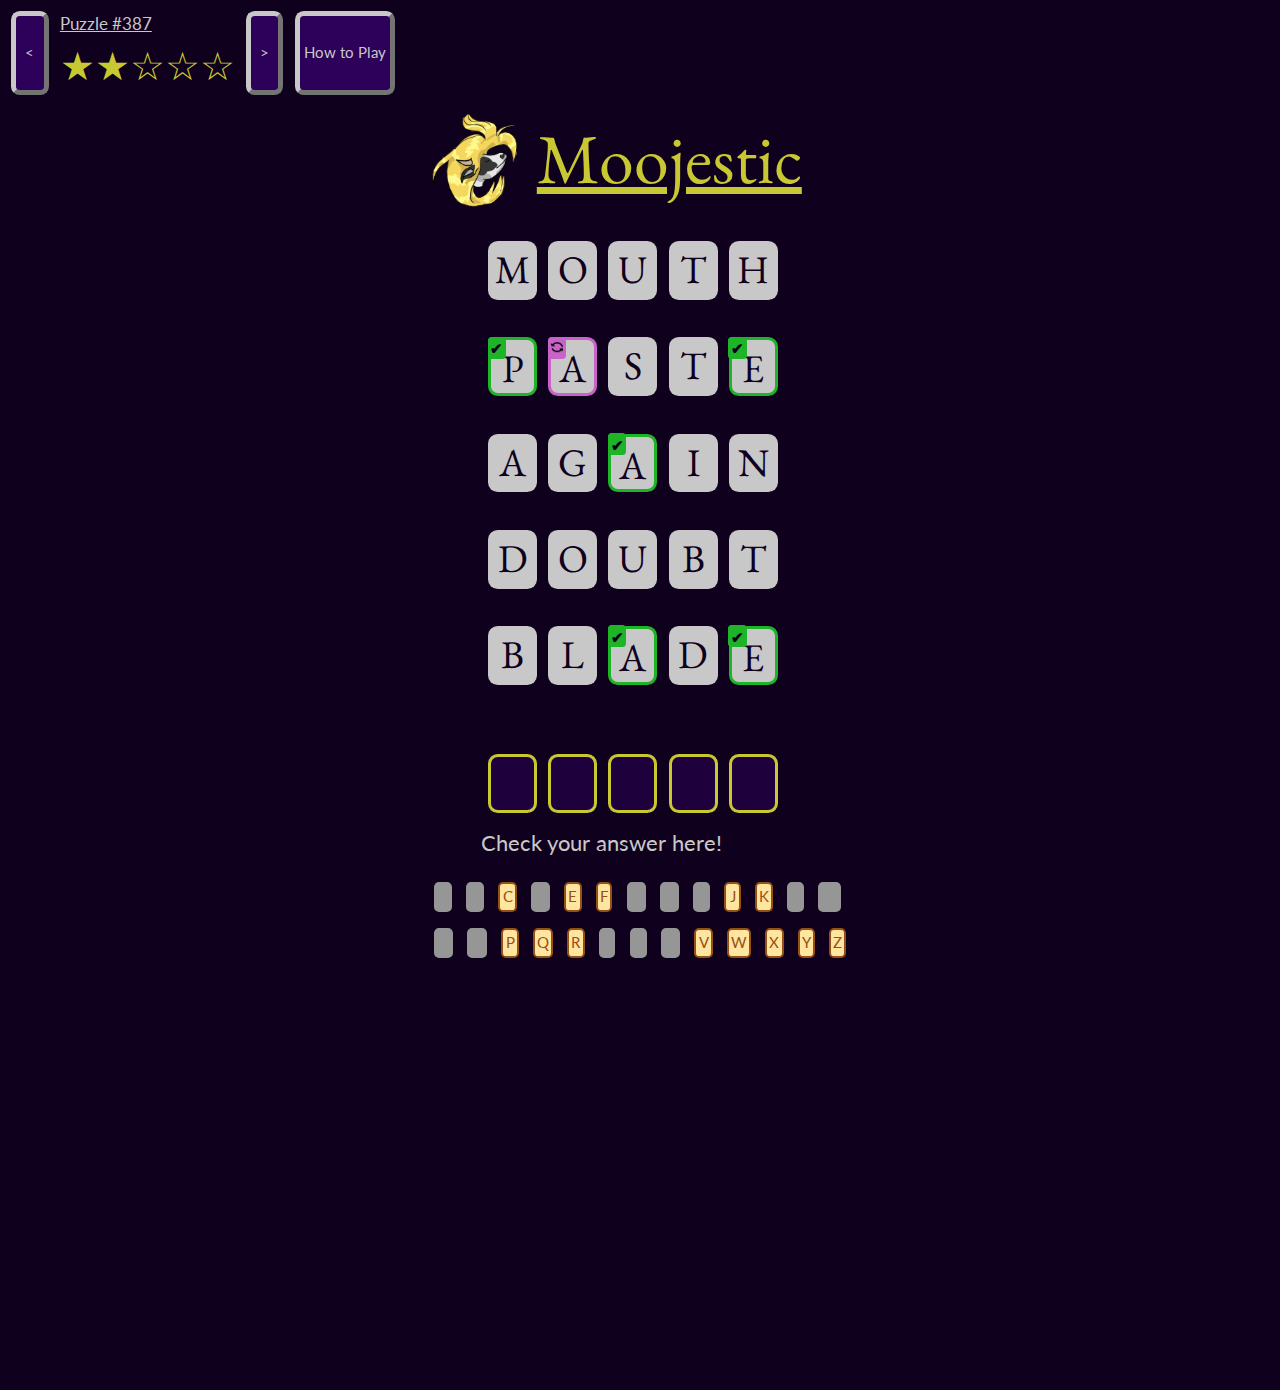
<file: index.html>
<!DOCTYPE html>
<html lang="en">
<head>
    <meta charset="UTF-8">
    <title>Moojestic</title>
    <link rel="stylesheet" href="/css/index.css">
    <!-- <link rel="stylesheet" href="http://localhost:9000/css/refresh.css"> -->
    <link rel="stylesheet" href="/css/refresh.css">

<link rel="preconnect" href="https://fonts.googleapis.com">
<link rel="preconnect" href="https://fonts.gstatic.com" crossorigin>

<!--
<link href="https://fonts.googleapis.com/css2?family=EB+Garamond:ital,wght@0,400;0,500;0,600;1,500&display=swap" rel="stylesheet">-->
<link href="https://fonts.googleapis.com/css2?family=EB+Garamond:wght@600&family=Lato&display=swap" rel="stylesheet">

<script type="text/javascript" src="/js/victory.js"></script>
<script type="text/javascript" src="/js/render.js"></script>
<script type="text/javascript" src="/js/loader.js"></script>

<link rel="icon" type="image/png" href="/img/cow_icon_32.png"/>
</head>
<body class="bg-dark">
     <div class="flex top-nav">
        <a id="prev-button" href="#" class="large-button">&lt;</a>
        <span>
            <p id="date" class="fs-450"></p>
            <span id="difficulty"> 
            </span>
        </span>
        <a id="next-button" href="#" class="large-button">&gt;</a>
        <a href="/info.html" class="large-button">How to Play</a>
    </div>

    <div class="container bg-dark">
        <div class="title-bar flex"><img src="/img/cow_icon.png"/>
            <div class="flow" >
                <h1>Moojestic </h1>
                <p id="error"></p>
            </div>
        </div>
        <div id="game-area" class="margin-in">
            <div id="puzzle" class="grid"></div>

            <div id="answer-area" class="hidden">
                <div id="answer-tiles" class="flex margin-top word">
                    <!-- <input type="text" autocomplete="off" placeholder="Answer" id="answer-input" oninput="onAnswerTextChanged(this);"/> -->
                    <!-- <button id="clear-button" class="large-button text-light bg-dark-button" onclick="clearAnswer();"> Clear </button> -->
                </div>
            <div>
                <p id="feedback">Check your answer here!</p>
            </div>
            <canvas id="victory-canvas" width=1 height=1>
        </div>
        </div>

   
    <div>


    <div id="available-area" class="available-area-off">
        <div class="word flex">
            <span id="av-a"> a </span>
            <span id="av-b"> b </span>
            <span id="av-c"> c </span>
            <span id="av-d"> d </span>
            <span id="av-e"> e </span>
            <span id="av-f"> f </span>
            <span id="av-g"> g </span>
            <span id="av-h"> h </span>
            <span id="av-i"> i </span>
            <span id="av-j"> j </span>
            <span id="av-k"> k </span>
            <span id="av-l"> l </span>
            <span id="av-m"> m </span>
        </div>
        <div  class="word flex">
            <span id="av-n"> n </span>
            <span id="av-o"> o </span>
            <span id="av-p"> p </span>
            <span id="av-q"> q </span>
            <span id="av-r"> r </span>
            <span id="av-s"> s </span>
            <span id="av-t"> t </span>
            <span id="av-u"> u </span>
            <span id="av-v"> v </span>
            <span id="av-w"> w </span>
            <span id="av-x"> x </span>
            <span id="av-y"> y </span>
            <span id="av-z"> z </span>
        </div>
    </div>

<script type="text/javascript">
var loadedPuzzle = {};    
var correctAnswer = "";    
var todaysPuzzle = todaysPuzzleIndex();
var displayPuzzle = todaysPuzzle;
var answerField = document.getElementById("answer-input");
var clearButton = document.getElementById("clear-button");
var feedbackTag = document.getElementById("feedback");
var prevButton = document.getElementById("prev-button");
var nextButton = document.getElementById("next-button");

function clearAnswer() {
    answerField.value = "";
    feedbackTag.innerText = "";
    clearErrorFeedback();
}

function setErrorMsg(msg) {
    document.getElementById("error").innerText = msg;
}

function onLoadFail(n) {
  setErrorMsg("Failed to load Puzzle #" + n); 
}    

if (window.location.search.startsWith("?puzzle=")) {
    displayPuzzle = parseInt(window.location.search.substring(8));
    if (displayPuzzle <= maxPuzzles) {
        loadPuzzleNumber(displayPuzzle, onLoadFail);
    }
    else {
        setErrorMsg("Puzzle #" + displayPuzzle + " is not ready yet. Come back later!");
    }
}
else {
    loadPuzzleNumber(todaysPuzzle, onLoadFail);
}

if (displayPuzzle < maxPuzzles) {
    nextButton.setAttribute("href", "/index.html?puzzle=" + (displayPuzzle+1));
}
else {
    nextButton.className += " hidden";
}

if (displayPuzzle > 1) {
    prevButton.setAttribute("href", "/index.html?puzzle=" + (displayPuzzle-1));
}
else {
    prevButton.className += " hidden";
}

</script>

<!--------- Dev Refresh Script  ------------->
<p id="refresh" class="hidden"/>
<script type="text/javascript" src="/js/dev_refresh.js"></script>
</body>

</htmnl>
</file>
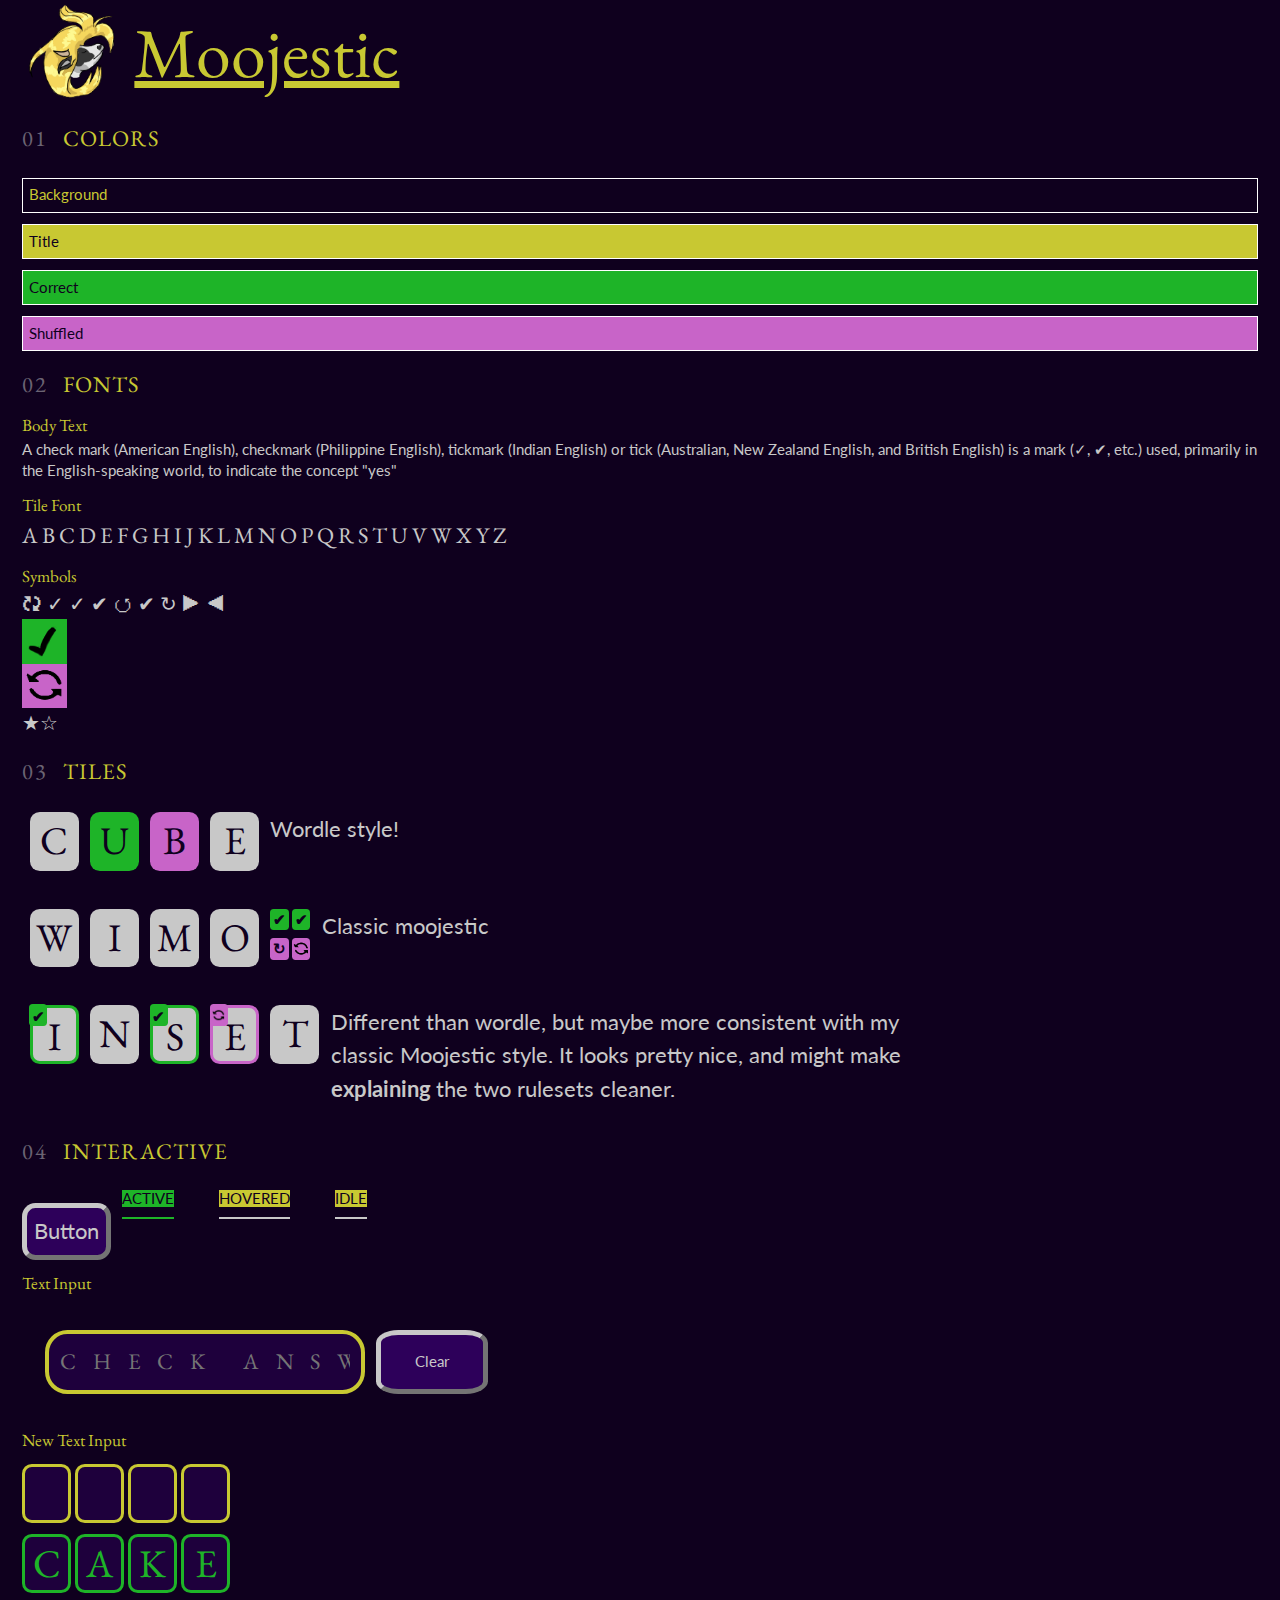
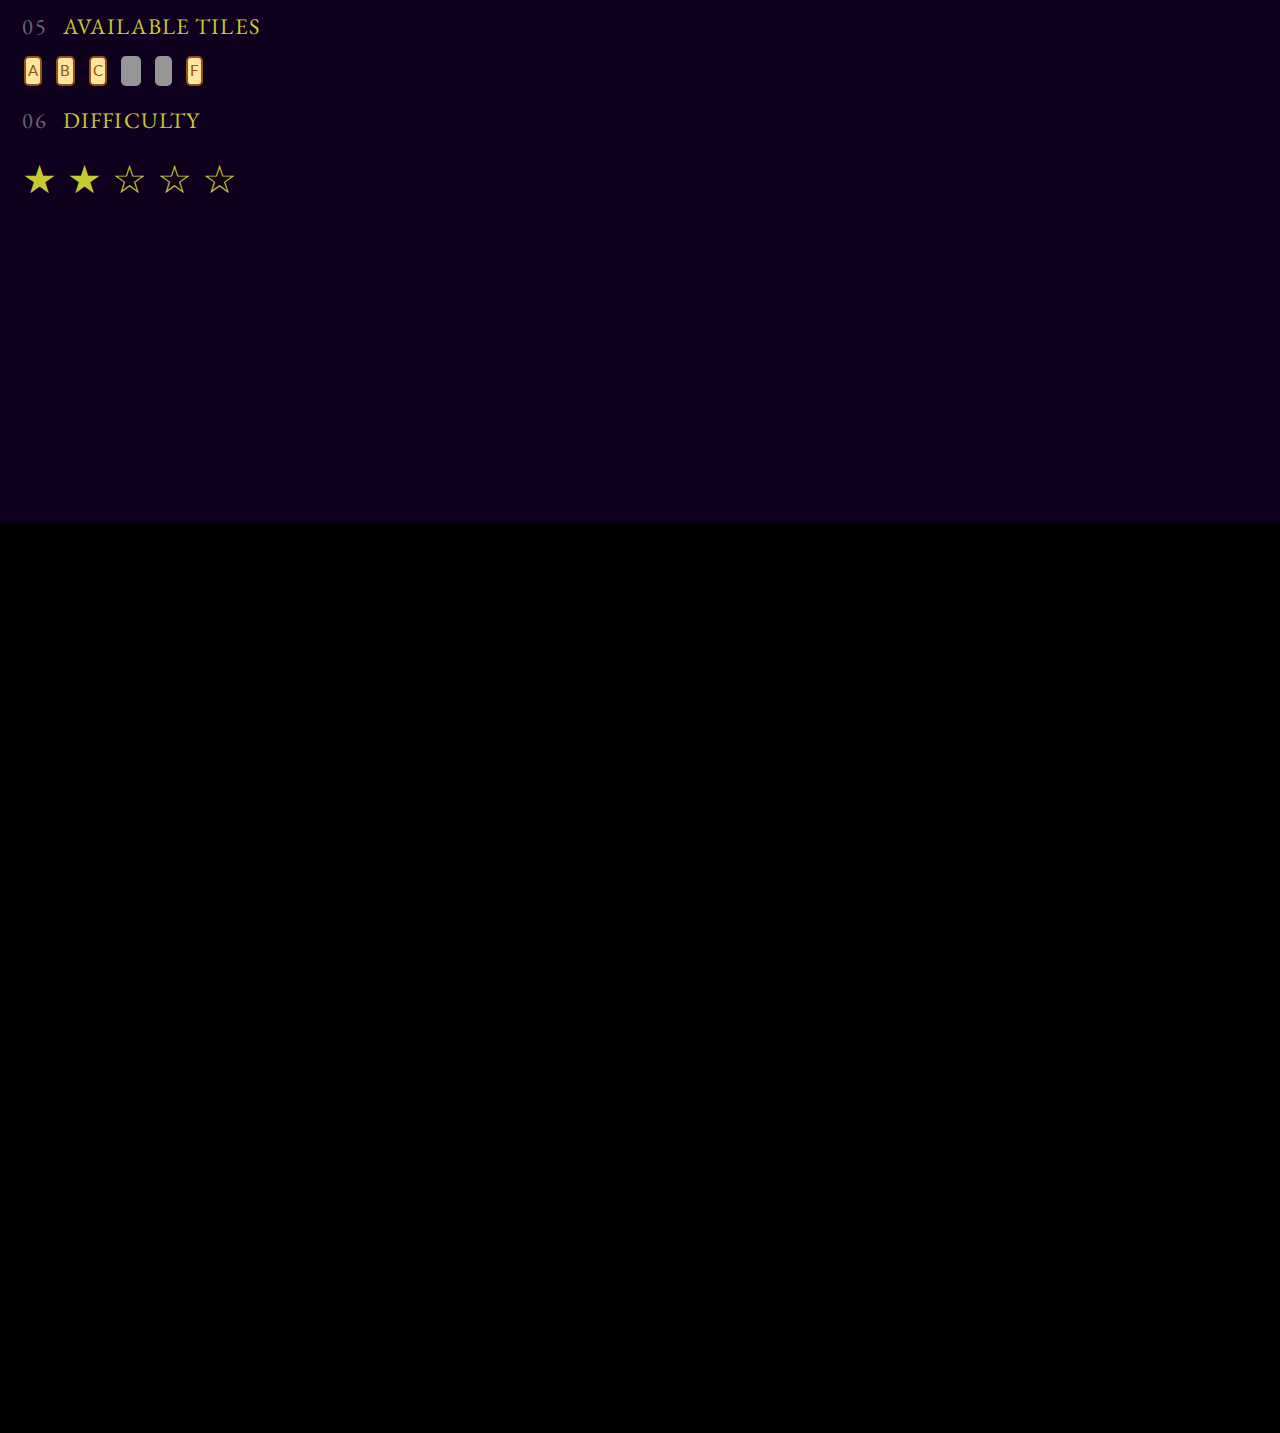
<file: design.html>
<!DOCTYPE html>
<html lang="en">
<head>
    <meta charset="UTF-8">
    <title>Design System</title>
    <link rel="stylesheet" href="/css/index.css">
    <link rel="stylesheet" href="/css/refresh.css">

<link rel="preconnect" href="https://fonts.googleapis.com">
<link rel="preconnect" href="https://fonts.gstatic.com" crossorigin>

<!--
<link href="https://fonts.googleapis.com/css2?family=EB+Garamond:ital,wght@0,400;0,500;0,600;1,500&display=swap" rel="stylesheet">-->
<link href="https://fonts.googleapis.com/css2?family=EB+Garamond:wght@600&family=Lato&display=swap" rel="stylesheet">
<!-- <link href='http://fonts.googleapis.com/css?family=Droid+Sans' rel='stylesheet'> -->

</head>
<body>
    <p id="refresh"></p>
<div class = "container bg-dark flow">
    <h1> <div class="flex"><img src="/img/cow_icon.png"/> Moojestic </div></h1>
    <section id="colors" class="grid">
        <h2 class="numbered-title"><span>01</span> Colors</h2>
        <div  class="bg-dark text-title">
            <div style="padding: 0.5rem; border: 1px solid white">
                Background
            </div>
        </div>

        <div  class="bg-title text-dark">
            <div style="padding: 0.5rem; border: 1px solid white">
                Title
            </div>
        </div>

        <div  class="bg-correct text-dark">
            <div style="padding: 0.5rem; border: 1px solid white">
                Correct
            </div>
        </div>


        <div  class="bg-shuffled text-dark">
            <div style="padding: 0.5rem; border: 1px solid white">
                Shuffled
            </div>
        </div>
    </section>

    <section id="fonts text-light">
        <h2 class="numbered-title"><span>02</span> Fonts </h2>
        <div class="grid">
            <div>
                <h3> Body Text </h3>
                <div class="fs-400 ff-sans">
                   A check mark (American English), checkmark (Philippine English), tickmark (Indian English) or tick (Australian, New Zealand English, and British English) is a mark (✓, ✔, etc.) used, primarily in the English-speaking world, to indicate the concept "yes"
                </div>
            </div>
            <div>
                <h3> Tile Font </h3>
                <div class="fs-600 ff-serif">
                   A B C D E F G H I J K L M N O P Q R S T U V W X Y Z 
                </div>
            </div>
            <div>
                <h3> Symbols </h3>
                <div class="fs-500 ff-sans">
                    &#128472; &check; &#10003; ✔ ⭯  &#10004;
                    &#8635; 
                    &#11208; &#11207;

                    <img class="bg-correct" src="/img/check_button_transparent.png"/>
                    <img class="bg-shuffled" src="/img/move_button_transparent.png"/>


                    &#9733;&#9734;
                </div>
            </div>
        </div>
    </section>

    <section id="tiles">
        <h2 class="numbered-title"><span>03</span> Tiles </h2>
        <div class="grid">
        <div class="word flex">
            <div class="letter tile bg-light">C</div>
            <div class="letter tile bg-correct">U</div>
            <div class="letter tile bg-shuffled">B</div>
            <div class="letter tile bg-light">E</div>
            <p> Wordle style! </p>
        </div>
        <div class="word flex">
            <div class="letter tile bg-light">W</div>
            <div class="letter tile bg-light">I</div>
            <div class="letter tile bg-light">M</div>
            <div class="letter tile bg-light">O</div>
            <div class="grid answer-grid">
                <div class="flex answer-row">
                    <div class="answer tile correct">&#10004;</div>
                    <div class="answer tile correct">&#10004;</div>
                </div>
                <div class="flex answer-row">
                    <div class="answer tile shuffled">
                        <b>&#8635;</b> </div>
                    <img class="answer tile shuffled" src="/img/move_button_transparent.png"/>
                </div>
            </div>
            <p> Classic moojestic </p>
        </div>
        <div class="word flex">
            <div class="letter tile bg-light border-correct">I
                <div class="answer tile correct">&#10004;</div>
            </div>
            <div class="letter tile bg-light">N</div>
            <div class="letter tile bg-light border-correct">S
                <div class="answer tile correct">&#10004;</div>
            </div>
            <div class="letter tile bg-light border-shuffled">E
                    <!-- <div class="answer tile shuffled">⭯</div> -->
                    <img class="answer tile shuffled" src="/img/move_button_transparent.png"/>
                    <!-- <div class="answer tile shuffled"></div> -->
            </div> 

            <div class="letter tile bg-light">T</div> 
            <p style="width:50%"> Different than wordle, but maybe more consistent with my classic Moojestic style. It looks pretty nice, and might make <b> explaining </b> the two rulesets cleaner. </p>
        </div>
        </div>
    </section>

    <section id="interactive">

        <h2 class="numbered-title"><span>04</span> Interactive </h2>
        <div class="grid">
            <div class="flex">
                <div style="margin-top:2rem">
                    <a href="#interactive" class="large-button fs-600 ff-sans"> Button </a>
                </div>
            <!-- Nav -->
            <div>
                <nav>
                    <ul class="primary-navigation underline-indicators flex">
                        <li class="active"><a class="text-dark bg-correct" href="#interactive">Active</a></li>
                        <li><a class="text-dark bg-title" href="#interactive">Hovered</a></li>
                        <li><a class="text-dark bg-title" href="#interactive">Idle</a></li>
                    </ul>
                </nav>
            </div>
            </div>

   

            <h3> Text Input </h3>
            <div class="flex" style="margin: 2rem">
                <input type="text" placeholder="Check Answer" id="answer-input" oninput="test(this)"/>
                <button class="large-button text-light bg-dark-button" onclick="clearTxt();"> Clear </button>
            </div>
            <script type="text/javascript">
                var answerElement = document.getElementById("answer-input");
                answerElement.setAttribute("maxlength", 4);
                function test(field) {
                    console.log("changed to:" + field.value);
                    if (field.value.toLowerCase() == "cool") {
                        field.className = "solved";
                        field.setAttribute("disabled", "disabled");
                    }
                    if (field.value.length > 4) {
                        field.value = field.value.substring(0, 4);
                    }
                }
                function clearTxt() {
                    answerElement.value = "";
                }
            </script>

            <h3> New Text Input </h3>
            <div>
                <input type="text" class="answer-box" id="answer0" oninput="next_answer_box(this)"/>
                <input type="text" class="answer-box" id="answer1" oninput="next_answer_box(this)"/>
                <input type="text" class="answer-box" id="answer2" oninput="next_answer_box(this)"/>
                <input type="text" class="answer-box" id="answer3" oninput="next_answer_box(this)"/>
                <script type="text/javascript">
                    var count = 4;
                    function next_answer_box(field) {
                        var fieldID = field.id;
                        field.value = field.value.charAt(field.value.length-1);
                        var num = Number(fieldID.charAt(fieldID.length-1));
                        var next = ((num+1)%4);
                        document.getElementById("answer" + next).focus();
                    }
                </script>
            </div>
            <div class="solved">
                <input type="text" class="answer-box" value="c"/>
                <input type="text" class="answer-box" value="a"/>
                <input type="text" class="answer-box" value="k"/>
                <input type="text" class="answer-box" value="e"/>
            </div>
        </div>
    </section>

    <section id="available-test">
        <h2 class="numbered-title"><span>05</span> Available Tiles </h2>
        <div class="flex">
            <span class="available-yes"> a </span>
            <span class="available-yes"> b </span>
            <span class="available-yes"> c </span>
            <span class="available-no"> d </span>
            <span class="available-no"> e </span>
            <span class="available-yes"> f </span>
        </div>
    </section>

    <section id="difficulty">
        <h2 class="numbered-title"><span>06</span> Difficulty </h2>
        <span class="star"> &#9733; </span>
        <span class="star"> &#9733; </span>
        <span class="star"> &#9734; </span>
        <span class="star"> &#9734; </span>
        <span class="star"> &#9734; </span>
    </section>

    <div style="margin:50vh"/>
</div>

<!-- Dev refresh -->
<script src="/js/dev_refresh.js"></script>

</body>
</htmnl>
</file>
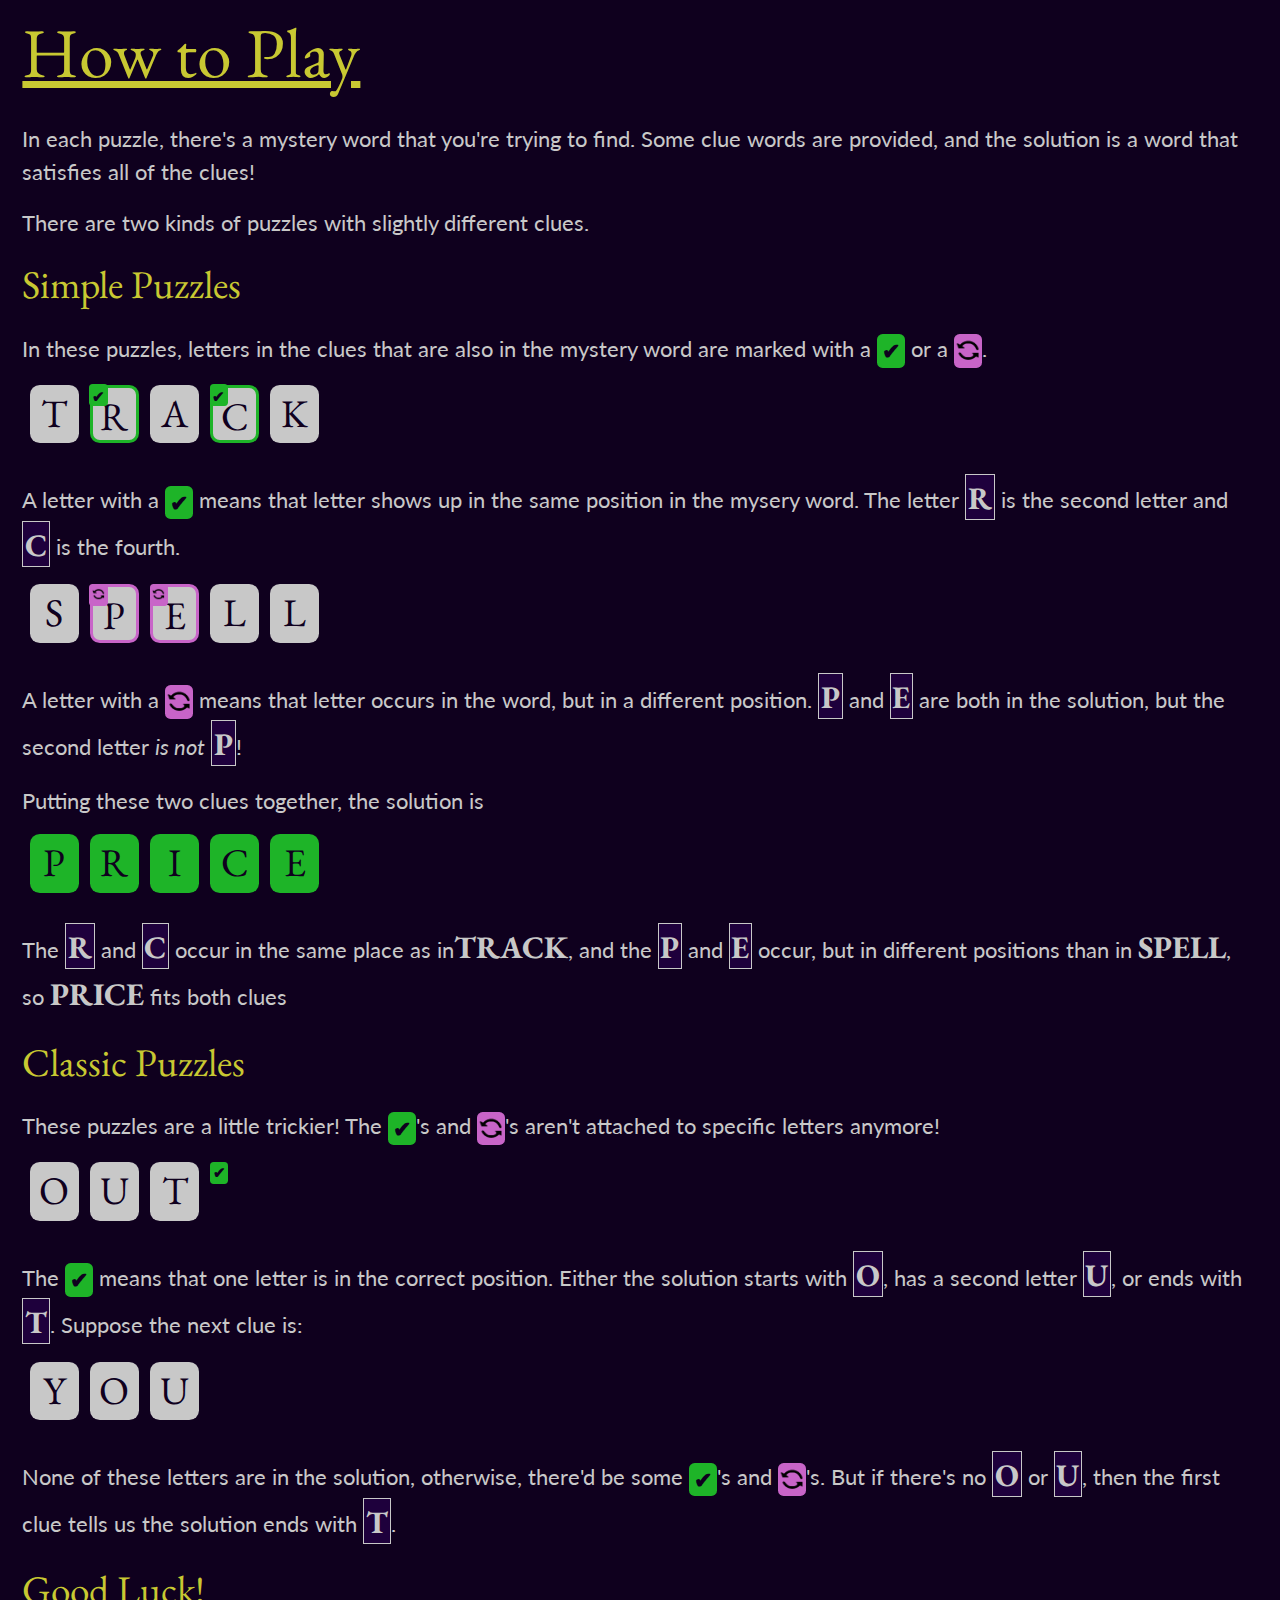
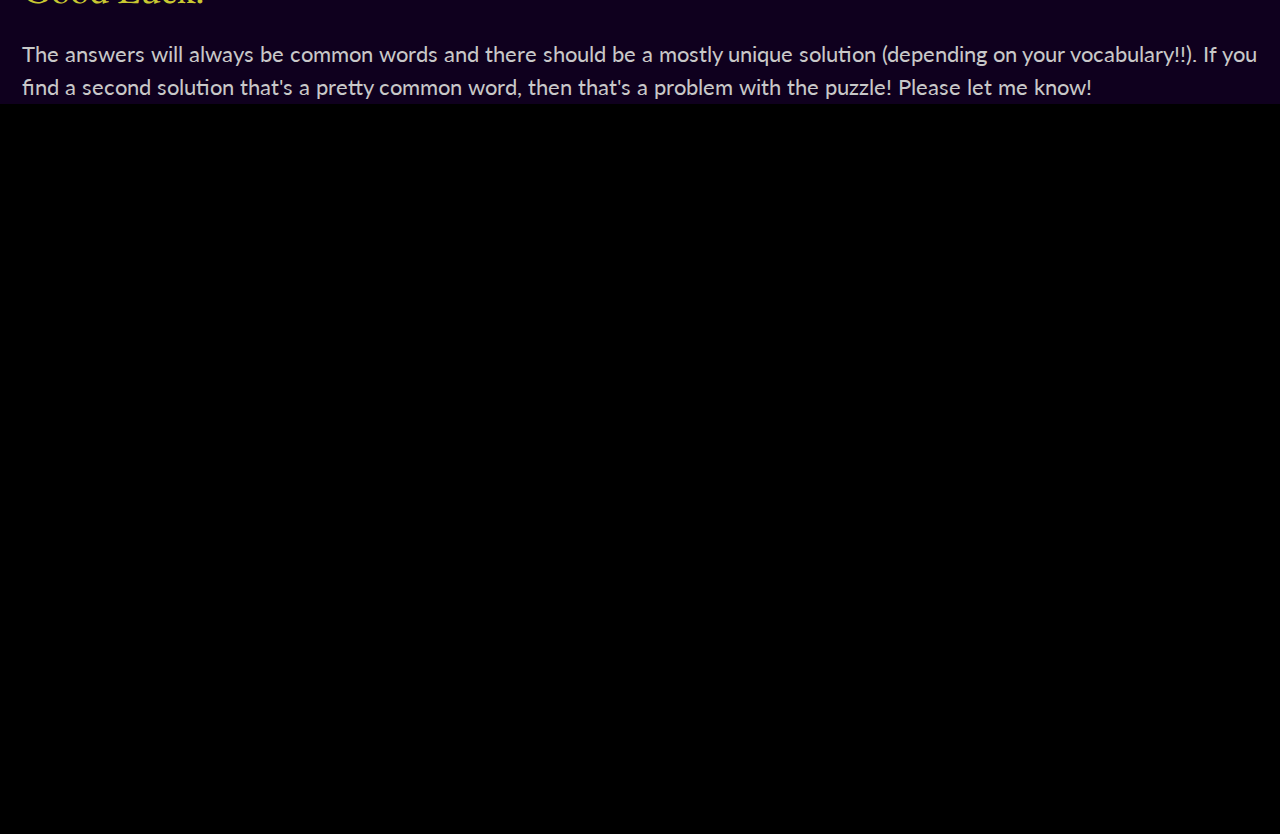
<file: info.html>
<html>
<head>
    <meta charset="UTF-8">
    <title>How to Play</title>
    <link rel="stylesheet" href="/css/index.css">
    <!-- <link rel="stylesheet" href="http://localhost:9000/css/refresh.css"> -->
    <link rel="stylesheet" href="/css/refresh.css">

<link rel="preconnect" href="https://fonts.googleapis.com">
<link rel="preconnect" href="https://fonts.gstatic.com" crossorigin>

<!--
<link href="https://fonts.googleapis.com/css2?family=EB+Garamond:ital,wght@0,400;0,500;0,600;1,500&display=swap" rel="stylesheet">-->
<link href="https://fonts.googleapis.com/css2?family=EB+Garamond:wght@600&family=Lato&display=swap" rel="stylesheet">

<script type="text/javascript" src="/js/render.js"></script>
<script type="text/javascript" src="/js/loader.js"></script>

<link rel="icon" type="image/png" href="/img/cow_icon_32.png"/> 
</head>
<body>
    <div class="container bg-dark flow grid">
        <h1> How to Play </h1>
        <p>
        In each puzzle, there's a mystery word that you're trying to find. Some clue words are provided, and the solution is a word that satisfies all of the clues!
        </p><p>
        There are two kinds of puzzles with slightly different clues.
        </p>
        <h2> Simple Puzzles </h2>
        <p>
        In these puzzles, letters in the clues that are also in the mystery word are marked with a <span class="tile answer correct" style="display: inline-block;">&#10004;</span> or a 
        <img class="answer tile shuffled" src="/img/move_button_transparent.png" style="display: inline-block;"/>.
    
        </p>
        <div class="word flex">
            <div class="letter tile bg-light">T</div>
            <div class="letter tile bg-light border-correct">R
            <div class="answer tile correct">&#10004;</div>
            </div>
            <div class="letter tile bg-light">A </div>
            <div class="letter tile bg-light border-correct">C
            <div class="answer tile correct">&#10004;</div>
        </div>
            <div class="letter tile bg-light">K</div>
        </div>
         <p> A letter with a <span class="tile answer correct" style="display: inline-block;">&#10004;</span> means that letter shows up in the same position in the mysery word. The letter <span class="demo single">R</span> is the second letter and <span class="demo single">C</span> is the fourth.</p>
         <div class="word flex">
            <div class="letter tile bg-light">S</div>
            <div class="letter tile bg-light border-shuffled">P
                <img class="answer tile shuffled" src="/img/move_button_transparent.png"/>
            </div>
            <div class="letter tile bg-light border-shuffled">E
               <img class="answer tile shuffled" src="/img/move_button_transparent.png"/> 
            </div>
            <div class="letter tile bg-light">L</div>
            <div class="letter tile bg-light">L</div>
        </div>
        <p>
                 A letter with a  <img class="answer tile shuffled" src="/img/move_button_transparent.png" style="display: inline-block;"/> means that letter occurs in the word, but in a different position. <span class="demo single">P</span> and <span class="demo single">E</span> are both in the solution, but the second letter <i>is not</i> <span class="demo single">P</span>!
        </p>
        <p> 
                Putting these two clues together, the solution is 
        </p>
        <div class="word flex">
            <div class="letter tile bg-correct">P</div>
            <div class="letter tile bg-correct">R </div>
            <div class="letter tile bg-correct">I </div>
            <div class="letter tile bg-correct">C</div>
            <div class="letter tile bg-correct">E</div>
        </div>
        <p> 
                The <span class="demo single">R</span> and <span class="demo single">C</span> occur in the same place as in<span class="demo">TRACK</span>, and the <span class="demo single">P</span> and <span class="demo single">E</span> occur, but in different positions than in <span class="demo">SPELL</span>, so <span class="demo">PRICE</span> fits both clues
        </p>

        <h2> Classic Puzzles </h2>
        <p>
            These puzzles are a little trickier! The <span class="tile answer correct" style="display: inline-block;">&#10004;</span>'s and  <img class="answer tile shuffled" src="/img/move_button_transparent.png" style="display: inline-block;"/>'s aren't attached to specific letters anymore!         
        </p>
        <div class="word flex">
            <div class="letter tile bg-light">O</div>
            <div class="letter tile bg-light">U </div>
            <div class="letter tile bg-light">T </div>
            <div class="grid answer-grid">
                <div class="flex answer-row">
                    <div class="answer tile correct">&#10004;</div>
                </div>
            </div>
        </div> 
        <p>
            The <span class="tile answer correct" style="display: inline-block;">&#10004;</span> means that one letter is in the correct position. Either the solution starts with <span class="demo single">O</span>, has a second letter <span class="demo single">U</span>, or ends with <span class="demo single">T</span>. Suppose the next clue is:
        </p>
           <div class="word flex">
            <div class="letter tile bg-light">Y</div>           
            <div class="letter tile bg-light">O</div>
            <div class="letter tile bg-light">U </div>
        </div> 
        <p>
            None of these letters are in the solution, otherwise, there'd be some <span class="tile answer correct" style="display: inline-block;">&#10004;</span>'s and  <img class="answer tile shuffled" src="/img/move_button_transparent.png" style="display: inline-block;"/>'s. But if there's no <span class="demo single">O</span> or <span class="demo single">U</span>, then the first clue tells us the solution ends with <span class="demo single">T</span>.
        </p>

        <!--
        <h2> Double Letters? </h2>
        <p>
        When there's a double letter  ...
        </p>
    -->
        <h2> Good Luck! </h2>
        <p> The answers will always be common words and there should be a mostly unique solution (depending on your vocabulary!!). If you find a second solution that's a pretty common word, then that's a problem with the puzzle! Please let me know!
        </p>

    </div>

    <!--------- Dev Refresh Script  ------------->
    <p id="refresh" class="hidden"/>
    <script type="text/javascript" src="/js/dev_refresh.js"></script>
    </body>
</body>
</html>
</file>
<file: css/index.css>
:root {
    --clr-dark: 15, 0, 30;
    --clr-dark-accent: 30, 0, 60;
    --clr-dark-button: 45, 0, 90;
    --clr-light:  200, 200, 200;
    --clr-title:  200, 200, 50;
    --clr-correct: 30, 180, 40;
    --clr-shuffled: 200, 100, 200; 

    --clr-available-yes: 150, 80, 20; 
    --clr-available-yes-bg: 255, 230, 160; 
    --clr-available-no: 150, 150, 150;
    --clr-available-no-bg: 150, 150, 150;

     /* font-sizes */
    --fs-900: 9.375rem;
    --fs-800: 6.25rem;
    --fs-750: 4.5rem;
    --fs-700: 3.5rem;
    --fs-600: 2rem;
    --fs-500: 1.75rem;
    --fs-450: 1.5rem;
    --fs-400: 1.3rem;
    --fs-300: 1rem;
    --fs-200: 0.875rem;
    
    /* font-families */
    --ff-serif: 'EB Garamond', serif;
    --ff-sans: 'Lato', sans-serif;

    --flow-space:  0.5rem;

    --tile-border: 5px;
}

/* set up the body */
body {
    font-family: var(--ff-sans);
    font-size: var(--fs-400);
    color: rgb(var(--clr-light));
    /*background-color: darkgrey;*/
    background-color: black;
    line-height: 1.5;
    
    display: grid;
    grid-template-rows: min-content 1fr;
    
    overflow-x: hidden;
}

h1 {
    font-size:  var(--fs-700);
    text-decoration: underline;
    font-family: var(--ff-serif);
}

h1,
h2,
h3,
h4,
h5,
h6,
p {
    font-weight: 400;
}


/* ------------------- */
/* Reset               */
/* ------------------- */

/* https://piccalil.li/blog/a-modern-css-reset/ */

/* Box sizing */
*,
*::before,
*::after {
    box-sizing: border-box;
}

/* Reset margins */
body,
h1,
h2,
h3,
h4,
h5,
p,
figure,
picture {
    margin: 0; 
}


/* make images easier to work with */
img,
picutre {
    max-width: 100%;
    display: block;
    object-fit: contain;
}

/* make form elements easier to work with */
input,
button,
textarea,
select {
    font: inherit;
}

/* remove animations for people who've turned them off */
@media (prefers-reduced-motion: reduce) {  
  *,
  *::before,
  *::after {
    animation-duration: 0.01ms !important;
    animation-iteration-count: 1 !important;
    transition-duration: 0.01ms !important;
    scroll-behavior: auto !important;
  }
}

/* ------------------- */
/* Utility classes     */
/* ------------------- */

/* general */

.flex {
    display: flex;
    gap: var(--gap, 1rem);
}

.grid {
    display: grid;
    gap: var(--gap, 1rem);
}

.flow > *:not(:first-child) {
    margin-top: var(--flow-space, 1rem);
    /*outline: 1px solid red;*/
}

.container {
    padding-inline: 2rem;
    max-width: 200rem;
    margin-inline: auto;
    min-height: 100vh;
}

/* For screen reader */
.sr-only {
  position: absolute; 
  width: 1px;
  height: 1px;
  padding: 0;
  margin: -1px; 
  overflow: hidden;
  clip: rect(0, 0, 0, 0);
  white-space: nowrap; /* added line */
  border: 0;
}

.hidden {
    visibility: hidden;
}

/* Colors */
.bg-dark {background-color: rgb(var(--clr-dark)); }
.bg-dark-accent {background-color: rgb(var(--clr-dark-accent)); }
.bg-dark-button {background-color: rgb(var(--clr-dark-button)); }
.bg-correct {background-color: rgb(var(--clr-correct)); }
.bg-shuffled {background-color: rgb(var(--clr-shuffled)); }
.bg-title {background-color: rgb(var(--clr-title)); }
.bg-light {background-color: rgb(var(--clr-light)); }

.text-dark {color: rgb(var(--clr-dark)); }
.text-correct {color: rgb(var(--clr-correct)); }
.text-shuffled {color: rgb(var(--clr-shuffled)); }
.text-title {color: rgb(var(--clr-title)); }
.text-light {color: rgb(var(--clr-light)); }

.border-dark {border: var(--tile-border) solid rgb(var(--clr-dark)); }
.border-correct {border: var(--tile-border) solid rgb(var(--clr-correct)); }
.border-shuffled {border: var(--tile-border) solid rgb(var(--clr-shuffled)); }
.border-title {border: var(--tile-border) solid rgb(var(--clr-title)); }
.border-light {border: var(--tile-border) solid rgb(var(--clr-light)); }

.uppercase { text-transform: uppercase; }

/* Fonts */
.fs-900 { font-size: var(--fs-900); }
.fs-800 { font-size: var(--fs-800); }
.fs-700 { font-size: var(--fs-700); }
.fs-600 { font-size: var(--fs-600); }
.fs-500 { font-size: var(--fs-500); }
.fs-450 { font-size: var(--fs-450); }
.fs-400 { font-size: var(--fs-400); }
.fs-300 { font-size: var(--fs-300); }
.fs-200 { font-size: var(--fs-200); }

.ff-serif { font-family: var(--ff-serif); } 
.ff-sans { font-family: var(--ff-sans); } 


/* Examples */
.example-transparent { background-color: rgba(var(--clr-correct), 0.5); }
.numbered-title {
    color: rgb(var(--clr-title));
    font-size: var(--fs-600);
    padding-top: 1rem;
    text-transform: uppercase;
    letter-spacing: 0.1rem;
    margin-bottom: 1rem;
}

.numbered-title span {
    color: rgba(var(--clr-light), 0.5);
    margin-right: .5em;
}


/* --------------------------------------------*/
/* Components                                  */
/* --------------------------------------------*/

.large-button {
    color: rgb(var(--clr-light));

    position: relative;
    display:  flex;
    border-radius: 0.6em;
    padding: 0.3em;
    text-decoration: none;
    aspect-ratio: 2;
    z-index: 1;

    vertical-align: middle;
    align-items: center;
    justify-content: center;

    border-style: outset;
    border-width: 0.5rem;
    border-color: rgb(var(--clr-light));

    background-color: rgb(var(--clr-dark-button));
}

/*
.large-button:hover {
    border: 0.7em solid white;
}*/


.large-button::after {
    content:  '';
    position: absolute;
    background: rgba(var(--clr-shuffled), 0.9);
    top: 0;
    left: 0;
    right: 0;
    bottom: 0;
    border-radius: inherit;
    padding: 0.6em;
    z-index: -1;
    opacity: 0;
    transition: opacity 500ms ease-out, transform 500ms ease-out;
}

 /* NOTE: Animate on transforms, not width and height to avoid page reflow */
.large-button:hover::after {
    opacity: 0.5;
    transform: scale(1.5); 
}


.primary-navigation {
    list-style: none;
    padding:  0;
    margin: 0;
    --gap: 4rem;
}

.primary-navigation a {
    text-decoration: none;
    text-transform: uppercase;
}

.underline-indicators {
}

.underline-indicators > * {
    padding:  0.5em 0;
    border-bottom: .2rem solid rgb(var(--clr-light));
}

.underline-indicators > *:hover {
    border-color:  rgb(var(--clr-shuffled));
}

.underline-indicators > *.active {
    border-color: rgb(var(--clr-correct));
}

/* --------------------------------------------*/
/* Moojestic                                   */
/* --------------------------------------------*/
button.large-button {
    padding: 0em 3rem;
    border-radius: 20%;
    border-width: 8px;
    border: 10px solid rgb(--clr-title);
}

#answer-input {
    background-color: rgb(var(--clr-dark-accent));
    padding: 1rem;
    color:  rgb(var(--clr-title));
    border: 0.2em solid rgb(var(--clr-title));
    border-radius: 1em;
    font-size: var(--fs-600);
    font-family: var(--ff-serif);
    text-transform: uppercase;
    letter-spacing: 1.5rem;
    min-width: 12em;
    text-align: center;
}

#answer-input.solved {
    color:  rgb(var(--clr-correct));
    border: 0.2em solid rgb(var(--clr-correct));
}

.answer-box {
    background-color: rgb(var(--clr-dark-accent));
    color:  rgb(var(--clr-title));
    border: 0.1em solid rgb(var(--clr-title));
    border-radius: 0.25em;

    width: 1.25em;
    height: 1.5em;
    vertical-align: middle;
    text-align: center;

    font-size: var(--fs-700);
    font-family: var(--ff-serif);
    text-transform: uppercase;

    padding: 0;//Or letters don't show up on safari!
}

.solved > .answer-box {
    color:  rgb(var(--clr-correct));
    border: 0.1em solid rgb(var(--clr-correct));
}

h1 {
    font-size: var(--fs-800);
}

p#feedback {
    font-size: var(--fs-600);
}



h1, h2, h3 {
    color:  rgb(var(--clr-title));    
    font-family: var(--ff-serif);
}

h2 {
    font-size: var(--fs-700);
}

.tile-font { 
    font-size: var(--fs-500); 
    font-family: var(--ff-serif);
}

.letter {
    position: relative;
    font-size: var(--fs-700);
    font-family: var(--ff-serif);
    text-transform: uppercase;
}

.tile {
    color: rgb(var(--clr-dark));
    border-radius: 0.25em;
    width: 1.25em;
    height: 1.5em;
    vertical-align: middle;
    text-align: center;
}

.word {
    display: flex;
    margin: 0.9em 0.5em;
}

.answer-grid {
    --gap: 0.0em;
}

.answer-row {
    --gap: 0.25em;
}

.answer {
    border-radius: 0.25em;
    font-weight: bolder;
}

.correct {
    background-color: rgb(var(--clr-correct));
}

.shuffled {
    background-color: rgb(var(--clr-shuffled));
}

.letter > .answer {
    position: absolute;
    font-size: var(--fs-400);
    top: calc(var(--tile-border) * -1);
    left: calc(var(--tile-border) * -1);
    vertical-align: middle;
    padding: 0.1em;
}

.margin-in {
    margin: 1rem 5rem;
}

.margin-top {
    margin-top: 5rem;
}

.top-nav {
    margin: 1rem;
}



.title-bar {
    /*outline: 1px solid yellow;*/
}

#date {
    margin-top: 0em;
}

#puzzle {
    --gap: 1.0rem;
    /*zoom: 0.7;*/ /*Desktop - Landscape*/
    /*zoom: 1.3;*/ /*Phone*/
}

.demo {
    font-family: var(--ff-serif);
    font-size: 1.4em;
    font-weight: bolder;
}

.demo.single {
   border: 1px solid rgb(var(--clr-light)); 
   padding: 0.05em;
   background-color: rgb(var(--clr-dark-accent));
}

.error {
    background-color: rgba(255, 0, 0, 0.3) !important;
}

    @media screen and (orientation: portrait) {
        body {
            zoom: 1.4;
        }
        p {
            font-size: var(--fs-400);
        }
      }

    @media screen and (orientation: landscape) {
        body {
            zoom: 0.7;
        }
        p {
            font-size: var(--fs-600);
        }
    }

#date {
    /*border-bottom: .2rem solid rgb(var(--clr-light));*/
    text-decoration: underline;
}    


#available-area {
    right:  20px;
    margin-top: 30px;
    /*position: fixed;*/
}

.available-yes,
.available-no {
    border-radius: 0.35em;
    border: solid red 3px;
    padding: 0.15em;
    aspect-ratio: 2;
    margin: 0.1em;
    text-transform: uppercase;

    vertical-align: middle;
    text-align: center;
}

.available-yes {
    border-color: rgb(var(--clr-available-yes));
    background-color: rgb(var(--clr-available-yes-bg));
    color:  rgb(var(--clr-available-yes));
}

.available-no {
    border-color: rgb(var(--clr-available-no));
    background-color: rgb(var(--clr-available-no-bg));
    color: rgb(var(--clr-available-no));
}

.available-area-on {
}

.available-area-off {
    visibility: hidden;
}

/**  Difficulty  */
.star {
    color:  rgb(var(--clr-title));
    font-size: var(--fs-700);
    /*content:  &#9733;*/
    content: "*";
}

/* Mark the puzzle area and answer area as relative, so we can try to put a canvas over it! */
#game-area {
    position: relative;
}



#victory-canvas {
    position: absolute;
    bottom: 0px;
    left: 0px;
    pointer-events: none;
}

#victory-canvas.show-victory {
    width: 100%;
    height: 100%;
}
</file>
<file: css/refresh.css>
/* Refresh */
#refresh {
    position: fixed;
    top: 0;
    right: 0;
    color: green;
    background-color: black;
    opacity: 0;

    animation-name: fadeOut;
    animation-duration: 10s;
}


/* Animate out the refresh indicator */
@keyframes fadeOut {
    0% { 
        background: #9f9; 
        padding: 25px;
        opacity: 1;
    }

    15% {
        padding: 10px;
    }

    100% {
        opacity: 0;
        background: #000;
    }
}
</file>
